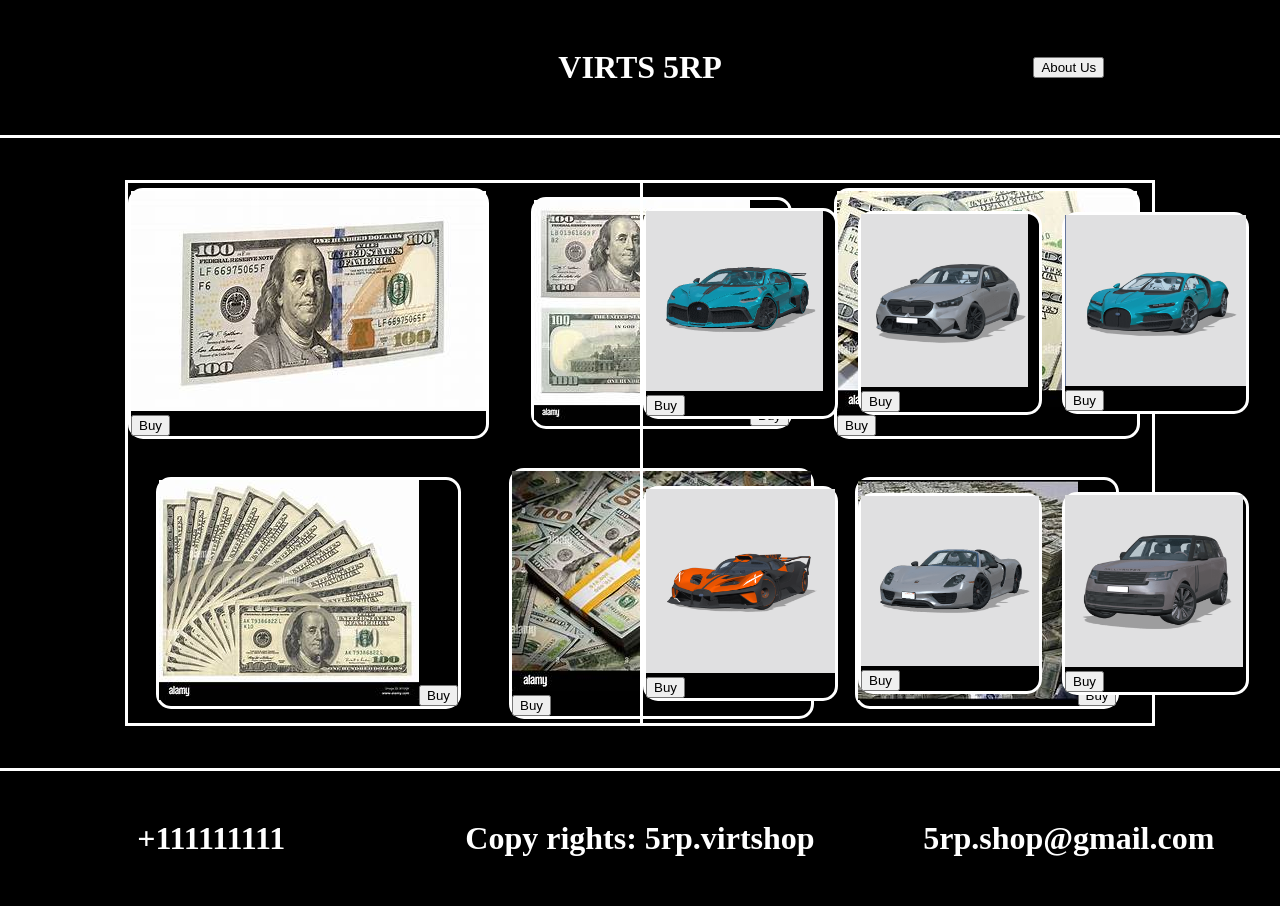
<file: index.html>
<!DOCTYPE html>
<html lang="en">
<head>
    <meta charset="UTF-8">
    <meta name="viewport" content="width=device-width, initial-scale=1.0">
    <link rel="stylesheet" href="main.css">
    <title>Document</title>
</head>
<body>
    <div class="head">
        <div class="h1"></div>
        <div class="h2"><h1>VIRTS 5RP</h1></div>
        <div class="h3"><button>About Us</button></div>
    </div>
    <div class="main">
        <div class="buy_menu">
            <div class="Money">
            <div class="card"><img src="./photki/benjamini/OIP (19).jpeg"><button>Buy</button></div>
            <div class="card"><img src="./photki/benjamini/OIP.jpeg"><button>Buy</button></div>
            <div class="card"><img src="./photki/benjamini/OIP (1).jpeg"><button>Buy</button></div>
            <div class="card"><img src="./photki/benjamini/OIP (2).jpeg"><button>Buy</button></div>
            <div class="card"><img src="./photki/benjamini/OIP (3).jpeg"><button>Buy</button></div>
            <div class="card"><img src="./photki/benjamini/OIP (4).jpeg"><button>Buy</button></div>
            </div>
            <div class="Cars">
            <div class="card"><img src="./photki/cars/Снимок экрана 2026-06-05 233608.png"><button>Buy</button></div>
            <div class="card"><img src="./photki/cars/Снимок экрана 2026-06-05 233621.png"><button>Buy</button></div>
            <div class="card"><img src="./photki/cars/Снимок экрана 2026-06-05 233700.png"><button>Buy</button></div>
            <div class="card"><img src="./photki/cars/Снимок экрана 2026-06-05 233708.png"><button>Buy</button></div>
            <div class="card"><img src="./photki/cars/Снимок экрана 2026-06-05 233713.png"><button>Buy</button></div>
            <div class="card"><img src="./photki/cars/Снимок экрана 2026-06-05 233718.png"><button>Buy</button></div>
          </div>
        </div>
</div>
<div class="footer">
        <div class="h1"><h1>+111111111</h1></div>
        <div class="h2"><h1>Copy rights: 5rp.virtshop</h1></div>
        <div class="h3"><h1>5rp.shop@gmail.com</h1></div>
</div>
</body>
</html>
</file>
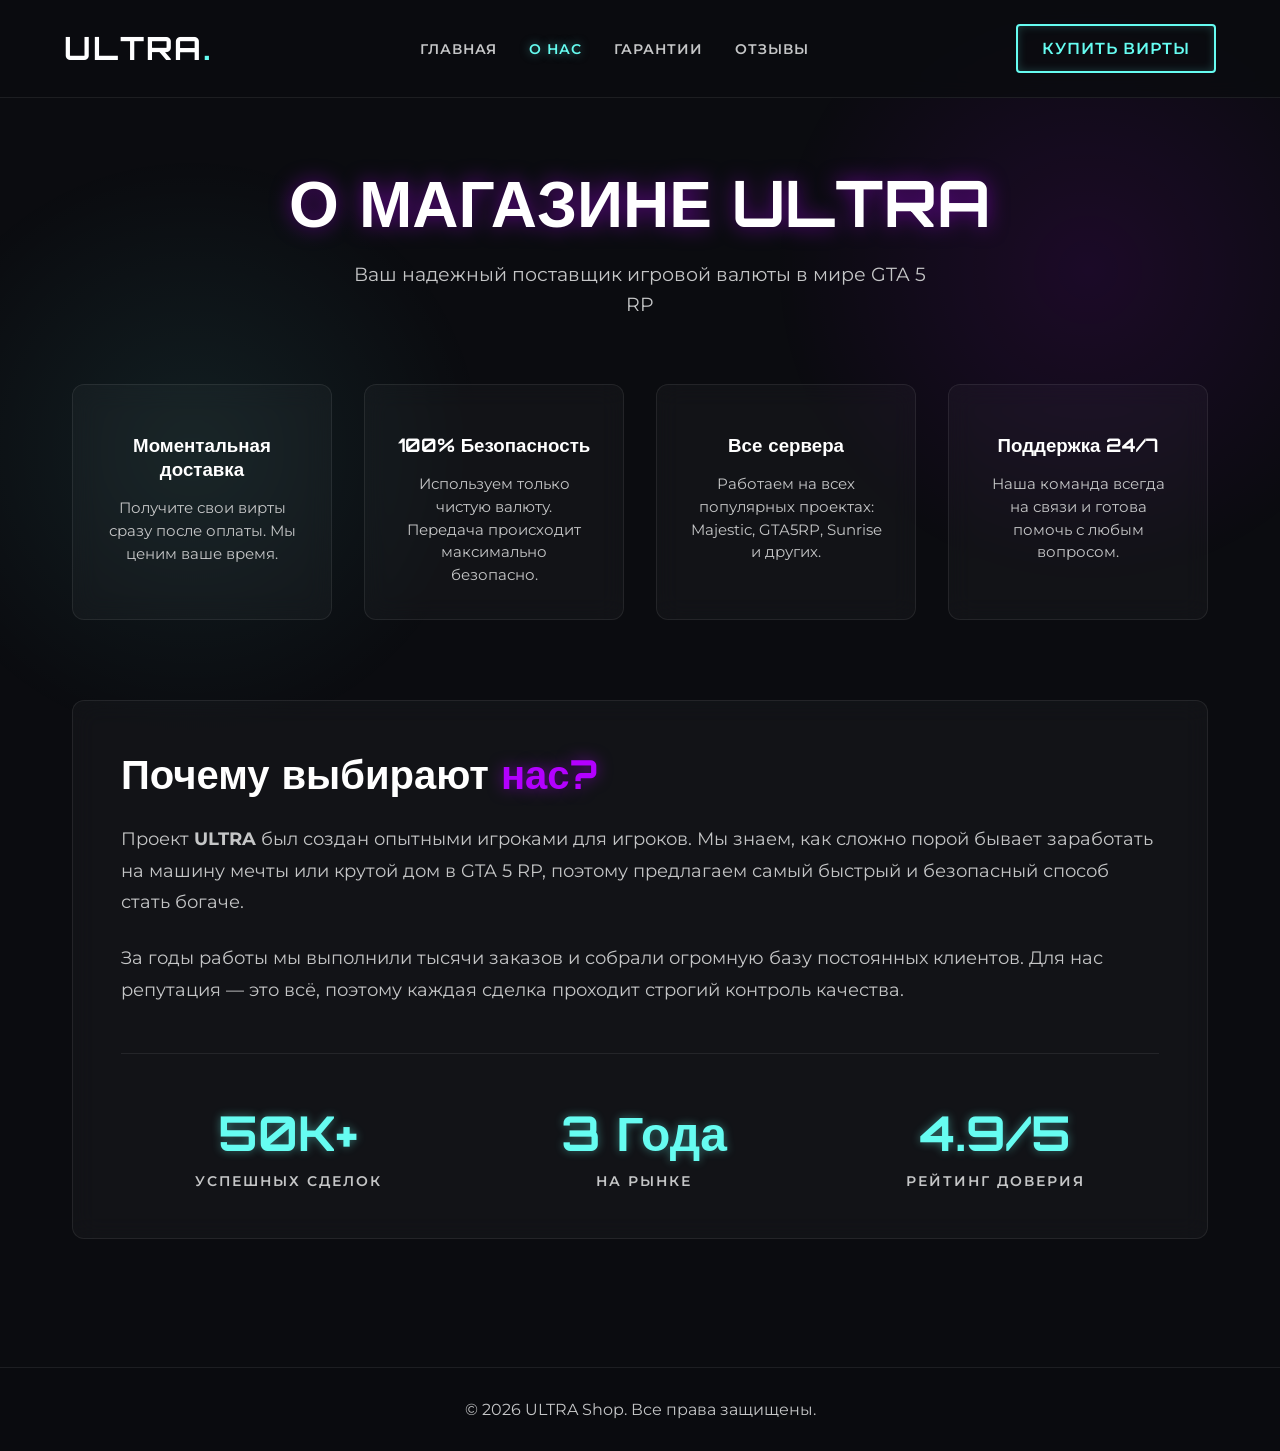
<file: OneDrive/Рабочий стол/ultra/about.html>
<!DOCTYPE html>
<html lang="ru">

<head>
    <meta charset="UTF-8">
    <meta name="viewport" content="width=device-width, initial-scale=1.0">
    <title>О магазине - ULTRA | GTA 5 RP</title>
    <link rel="stylesheet" href="about.css">
    <link
        href="https://fonts.googleapis.com/css2?family=Montserrat:wght@400;600;800&family=Orbitron:wght@500;700&display=swap"
        rel="stylesheet">
</head>

<body>
    <div class="background-overlay"></div>

    <nav class="navbar">
        <div class="logo">ULTRA<span>.</span></div>
        <ul class="nav-links">
            <li><a href="#">Главная</a></li>
            <li><a href="#" class="active">О нас</a></li>
            <li><a href="#">Гарантии</a></li>
            <li><a href="#">Отзывы</a></li>
        </ul>
        <a href="#" class="btn-primary">Купить вирты</a>
    </nav>

    <main class="about-container">
        <section class="hero-section">
            <h1 class="glitch" data-text="О МАГАЗИНЕ ULTRA">О МАГАЗИНЕ ULTRA</h1>
            <p class="subtitle">Ваш надежный поставщик игровой валюты в мире GTA 5 RP</p>
        </section>

        <section class="features-grid">
            <div class="feature-card glass">
                <div class="icon"></div>
                <h3>Моментальная доставка</h3>
                <p>Получите свои вирты сразу после оплаты. Мы ценим ваше время.</p>
            </div>
            <div class="feature-card glass">
                <div class="icon"></div>
                <h3>100% Безопасность</h3>
                <p>Используем только чистую валюту. Передача происходит максимально безопасно.</p>
            </div>
            <div class="feature-card glass">
                <div class="icon"></div>
                <h3>Все сервера</h3>
                <p>Работаем на всех популярных проектах: Majestic, GTA5RP, Sunrise и других.</p>
            </div>
            <div class="feature-card glass">
                <div class="icon"></div>
                <h3>Поддержка 24/7</h3>
                <p>Наша команда всегда на связи и готова помочь с любым вопросом.</p>
            </div>
        </section>

        <section class="about-content glass">
            <h2>Почему выбирают <span class="highlight">нас?</span></h2>
            <p>Проект <strong>ULTRA</strong> был создан опытными игроками для игроков. Мы знаем, как сложно порой бывает
                заработать на машину мечты или крутой дом в GTA 5 RP, поэтому предлагаем самый быстрый и безопасный
                способ стать богаче.</p>
            <p>За годы работы мы выполнили тысячи заказов и собрали огромную базу постоянных клиентов. Для нас репутация
                — это всё, поэтому каждая сделка проходит строгий контроль качества.</p>

            <div class="stats">
                <div class="stat-item">
                    <span class="stat-number">50K+</span>
                    <span class="stat-label">Успешных сделок</span>
                </div>
                <div class="stat-item">
                    <span class="stat-number">3 Года</span>
                    <span class="stat-label">На рынке</span>
                </div>
                <div class="stat-item">
                    <span class="stat-number">4.9/5</span>
                    <span class="stat-label">Рейтинг доверия</span>
                </div>
            </div>
        </section>
    </main>

    <footer>
        <p>&copy; 2026 ULTRA Shop. Все права защищены.</p>
    </footer>
</body>

</html>
</file>
<file: main.css>
body{
    margin: 0px;
    background-color: black;
}
.head{
    width: 100vw;
    height: 15vh;
    border-bottom-color: white;
    color: white;
    border-bottom-style: solid;
    justify-content: center;
    align-items: center;
    display: flex;
}
.h1{
    width: 33vw;
    height: 15vh;
    justify-content: center;
    align-items: center;
    display: flex;
}
.h2{
    width: 34vw;
    height: 15vh;
    justify-content: center;
    align-items: center;
    display: flex;
}
.h3{
    width: 33vw;
    height: 15vh;
    justify-content: center;
    align-items: center;
    display: flex;
}
.main{
    width: 100vw;
    height: 70vh;
    color: white;
    justify-content: center;
    align-items: center;
    display: flex;
}
.buy_menu{
    width: 80vw;
    height:60vh;
    border-style: solid;
    border-color: white;
    color: white;
    display: flex;
}
.Money{
    width: 40vw;
    height: 60vh;
    border-color: white;
    color: white;
    display: grid;
    grid-template-columns: repeat(3,1fr);
    grid-template-rows:repeat(2,1fr);
    gap: 20px;
    place-items: center;
}
.Cars{
    width: 40vw;
    height: 60vh;
    border-color: white;
    color: white;
    border-left-style: solid;
    display: grid;
    grid-template-columns: repeat(3,1fr);
    grid-template-rows:repeat(2,1fr);
    gap: 20px;
    place-items: center;
}
.footer{
    width: 100vw;
    height: 15vh;
    border-color: white;
    color: white;
    border-top-style:solid ;
    display: flex;
}
.Cars h1{
    justify-content: center;
    align-items: center;
    display: flex;
}
.Money h1{
    justify-content: center;
    align-items: center;
    display: flex;
}
.card{
    width: auto;
    height:auto ;
    border-color: white;
    color: white;
    border-style: solid;
    border-radius: 15px;
    background-color: black;
    
}
.card button{
    width: auto;
    height: auto;
}
</file>
<file: OneDrive/Рабочий стол/ultra/about.css>
:root {
    --bg-color: #0b0c10;
    --text-primary: #c5c6c7;
    --text-light: #ffffff;
    --accent: #66fcf1;
    --accent-dark: #45a29e;
    --neon-purple: #b300ff;
    --glass-bg: rgba(255, 255, 255, 0.03);
    --glass-border: rgba(255, 255, 255, 0.08);
}

* {
    margin: 0;
    padding: 0;
    box-sizing: border-box;
}

body {
    background-color: var(--bg-color);
    color: var(--text-primary);
    font-family: 'Montserrat', sans-serif;
    min-height: 100vh;
    display: flex;
    flex-direction: column;
    overflow-x: hidden;
    position: relative;
}

/* Dynamic background */
.background-overlay {
    position: fixed;
    top: 0;
    left: 0;
    width: 100%;
    height: 100%;
    background: radial-gradient(circle at 15% 50%, rgba(102, 252, 241, 0.08), transparent 25%),
                radial-gradient(circle at 85% 30%, rgba(179, 0, 255, 0.1), transparent 25%);
    z-index: -1;
}

/* Navbar */
.navbar {
    display: flex;
    justify-content: space-between;
    align-items: center;
    padding: 1.5rem 5%;
    background: rgba(11, 12, 16, 0.8);
    backdrop-filter: blur(10px);
    border-bottom: 1px solid var(--glass-border);
    position: sticky;
    top: 0;
    z-index: 100;
}

.logo {
    font-family: 'Orbitron', sans-serif;
    font-size: 2rem;
    font-weight: 700;
    color: var(--text-light);
    letter-spacing: 2px;
}

.logo span {
    color: var(--accent);
}

.nav-links {
    display: flex;
    list-style: none;
    gap: 2rem;
}

.nav-links a {
    color: var(--text-primary);
    text-decoration: none;
    font-weight: 600;
    transition: color 0.3s ease;
    text-transform: uppercase;
    font-size: 0.9rem;
    letter-spacing: 1px;
}

.nav-links a:hover, .nav-links a.active {
    color: var(--accent);
    text-shadow: 0 0 10px rgba(102, 252, 241, 0.5);
}

.btn-primary {
    background: transparent;
    border: 2px solid var(--accent);
    color: var(--accent);
    padding: 0.8rem 1.5rem;
    text-decoration: none;
    font-weight: 600;
    border-radius: 4px;
    text-transform: uppercase;
    letter-spacing: 1px;
    transition: all 0.3s ease;
    box-shadow: 0 0 10px rgba(102, 252, 241, 0.2) inset;
}

.btn-primary:hover {
    background: var(--accent);
    color: var(--bg-color);
    box-shadow: 0 0 20px rgba(102, 252, 241, 0.6);
}

/* Main Container */
.about-container {
    max-width: 1200px;
    margin: 0 auto;
    padding: 4rem 2rem;
    flex: 1;
}

/* Hero */
.hero-section {
    text-align: center;
    margin-bottom: 4rem;
}

.hero-section h1 {
    font-family: 'Orbitron', sans-serif;
    font-size: 4rem;
    color: var(--text-light);
    margin-bottom: 1rem;
    position: relative;
    text-transform: uppercase;
    text-shadow: 0 0 20px rgba(179, 0, 255, 0.5);
}

.subtitle {
    font-size: 1.2rem;
    color: var(--text-primary);
    max-width: 600px;
    margin: 0 auto;
    line-height: 1.6;
}

/* Glassmorphism utility */
.glass {
    background: var(--glass-bg);
    backdrop-filter: blur(12px);
    border: 1px solid var(--glass-border);
    border-radius: 12px;
}

/* Features Grid */
.features-grid {
    display: grid;
    grid-template-columns: repeat(auto-fit, minmax(250px, 1fr));
    gap: 2rem;
    margin-bottom: 5rem;
}

.feature-card {
    padding: 2rem;
    text-align: center;
    transition: transform 0.3s ease, box-shadow 0.3s ease;
}

.feature-card:hover {
    transform: translateY(-10px);
    box-shadow: 0 10px 30px rgba(179, 0, 255, 0.15);
    border-color: rgba(179, 0, 255, 0.3);
}

.feature-card .icon {
    font-size: 3rem;
    margin-bottom: 1rem;
}

.feature-card h3 {
    color: var(--text-light);
    margin-bottom: 1rem;
    font-family: 'Orbitron', sans-serif;
}

.feature-card p {
    font-size: 0.95rem;
    line-height: 1.5;
}

/* About Content */
.about-content {
    padding: 3rem;
    margin-bottom: 4rem;
}

.about-content h2 {
    font-family: 'Orbitron', sans-serif;
    font-size: 2.5rem;
    color: var(--text-light);
    margin-bottom: 1.5rem;
}

.highlight {
    color: var(--neon-purple);
    text-shadow: 0 0 15px rgba(179, 0, 255, 0.5);
}

.about-content p {
    margin-bottom: 1.5rem;
    line-height: 1.8;
    font-size: 1.1rem;
}

/* Stats */
.stats {
    display: flex;
    justify-content: space-around;
    margin-top: 3rem;
    border-top: 1px solid var(--glass-border);
    padding-top: 3rem;
    flex-wrap: wrap;
    gap: 2rem;
}

.stat-item {
    text-align: center;
}

.stat-number {
    display: block;
    font-family: 'Orbitron', sans-serif;
    font-size: 3rem;
    font-weight: 700;
    color: var(--accent);
    text-shadow: 0 0 10px rgba(102, 252, 241, 0.4);
    margin-bottom: 0.5rem;
}

.stat-label {
    text-transform: uppercase;
    letter-spacing: 2px;
    font-size: 0.9rem;
    font-weight: 600;
}

/* Footer */
footer {
    text-align: center;
    padding: 2rem;
    border-top: 1px solid var(--glass-border);
    background: rgba(11, 12, 16, 0.9);
}

/* Responsiveness */
@media (max-width: 768px) {
    .navbar {
        flex-direction: column;
        gap: 1rem;
    }
    
    .nav-links {
        gap: 1rem;
        flex-wrap: wrap;
        justify-content: center;
    }
    
    .hero-section h1 {
        font-size: 2.5rem;
    }
    
    .about-content {
        padding: 2rem 1rem;
    }
}
</file>
